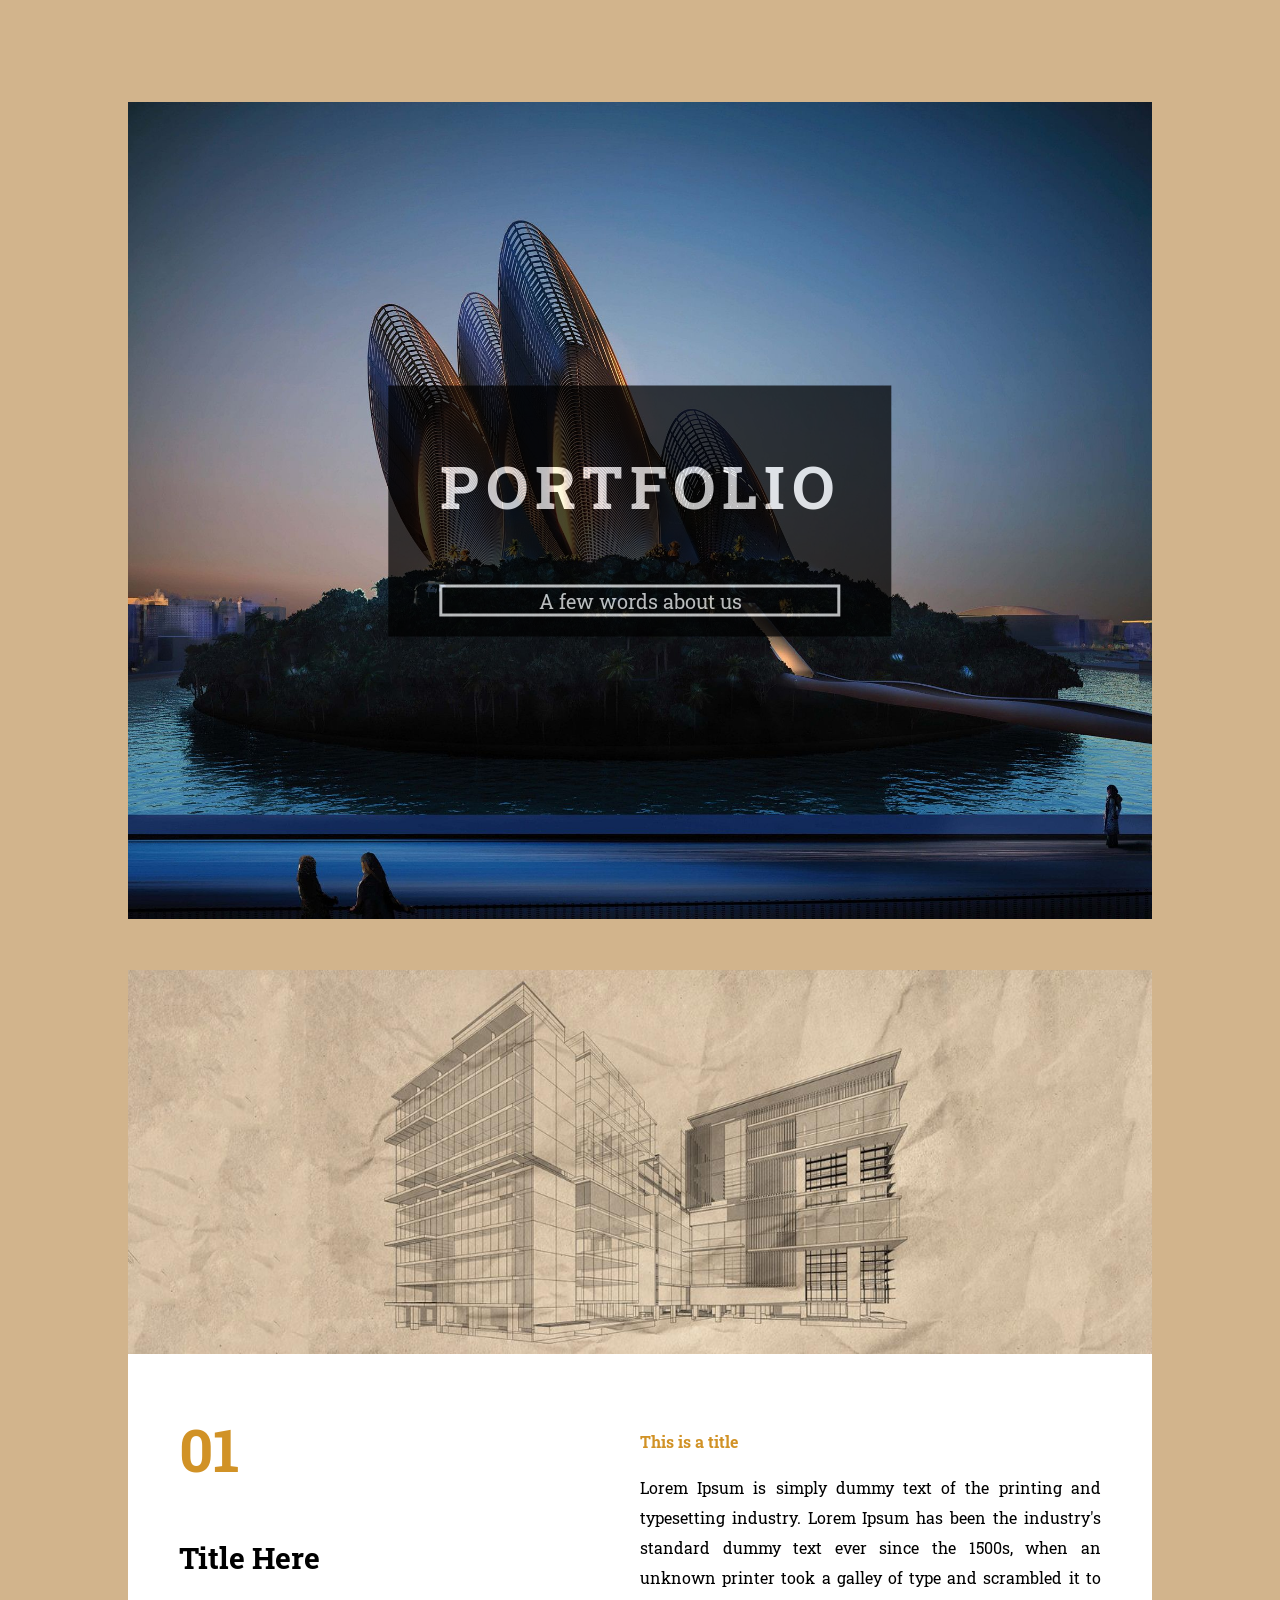
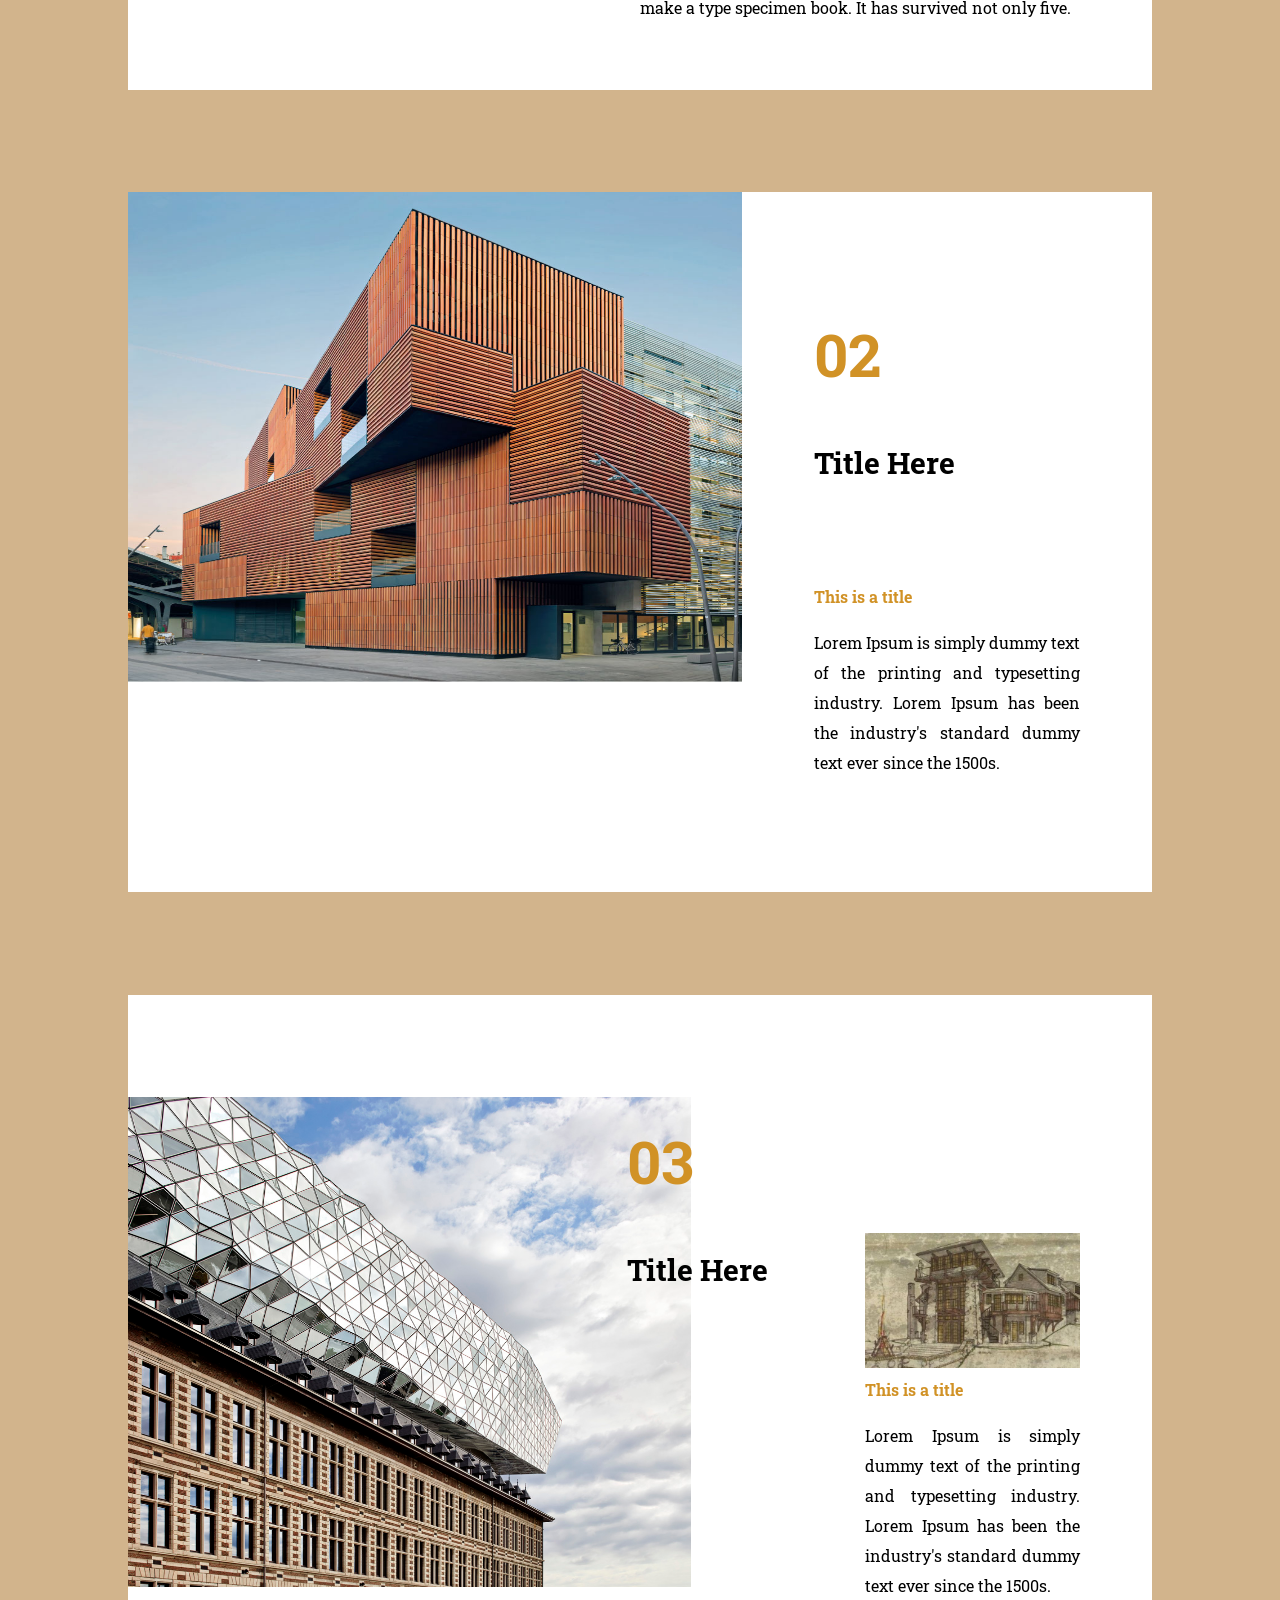
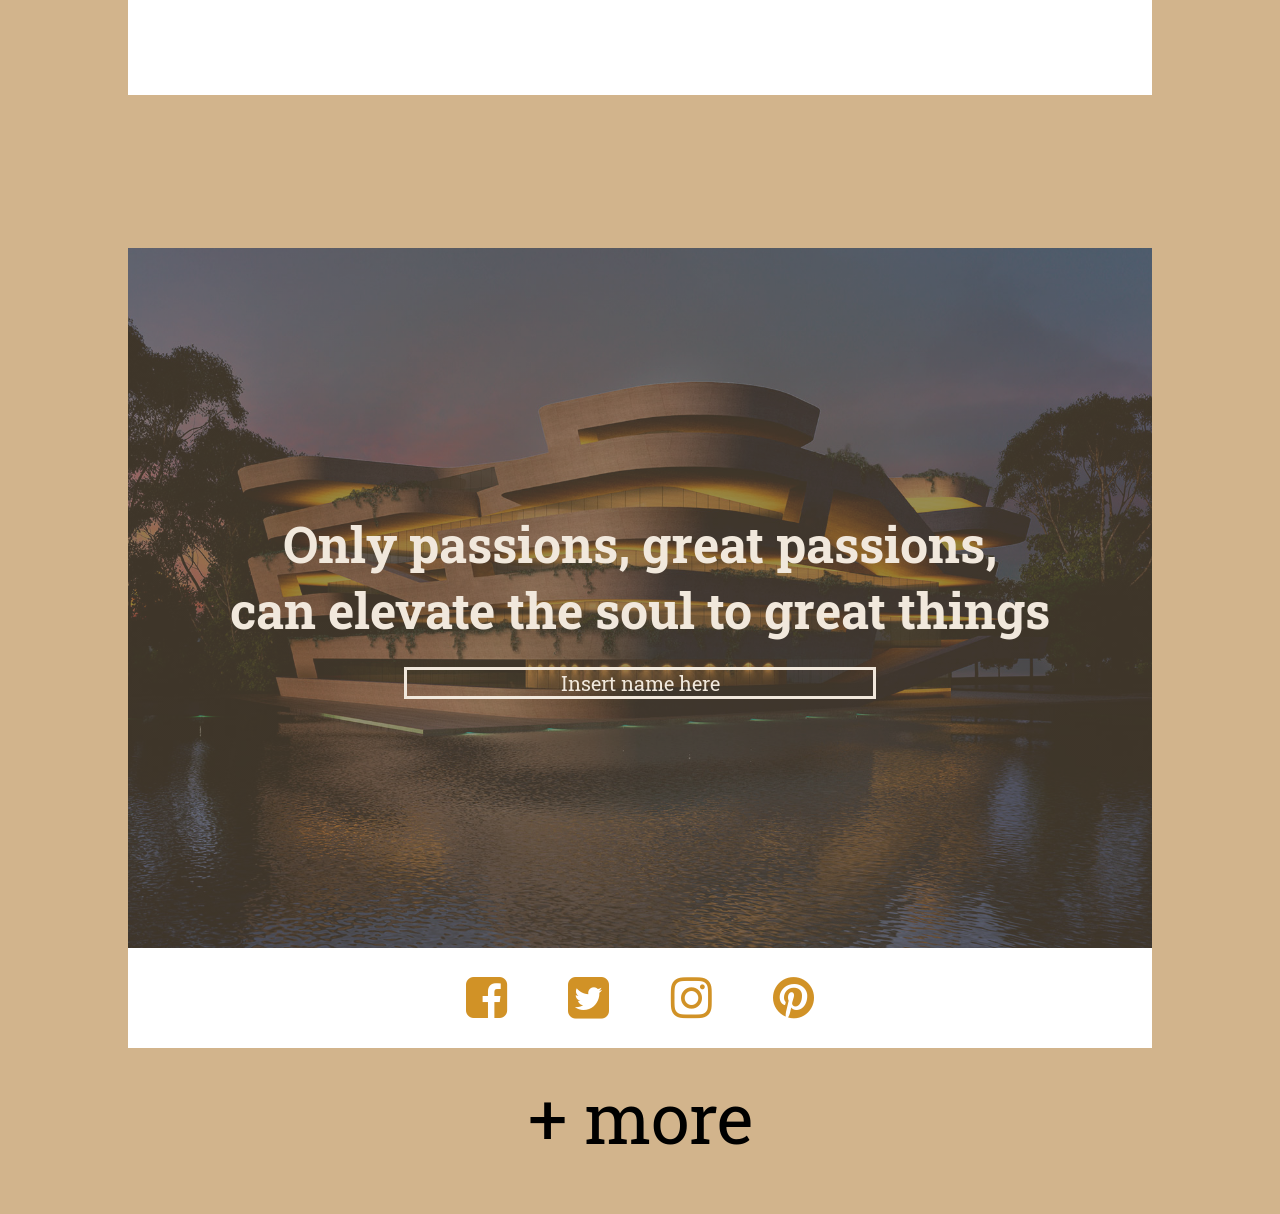
<file: index.html>
<!DOCTYPE html>
<html>
	<head>
		<link rel="stylesheet" href="./dist/build.css">
		<link href="https://fonts.googleapis.com/css?family=Roboto+Slab&display=swap" rel="stylesheet">
		<link rel="stylesheet" href="https://cdnjs.cloudflare.com/ajax/libs/font-awesome/4.7.0/css/font-awesome.min.css">
		<meta name="viewport" content="width=device-width">
	</head>
	<body>
		<header>
			<title>Practica</title>
		</header>
		<section>
			<section class="portada">
				<img src="./img/portada2.jpg"></img>
				<div class="portada__title">
					<h1>PORTFOLIO</h1>
					<p>A few words about us</p>
				</div>
			</section>
			<section class="genericPage intro">
				<img src="./img/slice1.jpg"></img>
				<div class="intro__content">
					<div class="intro__content__title">
						<h2 class="titleNumber">01</h2>
						<h3 class="subtitleNumber">Title Here</h3>
					</div>
					<div class="intro__content__text">
						<h4 class="titleText">This is a title</h4>
						<p class="paragraphJust">Lorem Ipsum is simply dummy text of the printing and typesetting industry. Lorem Ipsum has been the industry's standard dummy text ever since the 1500s, when an unknown printer took a galley of type and scrambled it to make a type specimen book. It has survived not only five. 
						</p>
					</div>
				</div>
			</section>
			<section class="genericPage arquitec1">
				<img src="./img/interior.jpg"></img>
				<div class="arquitec1__content">
					<div class="arquitec1__content__title">
						<h2 class="titleNumber">02</h2>
						<h3 class="subtitleNumber">Title Here</h3>
					</div>
					<div class="arquitec1__content__text">
						<h4 class="titleText">This is a title</h4>
						<p class="paragraphJust">Lorem Ipsum is simply dummy text of the printing and typesetting industry. Lorem Ipsum has been the industry's standard dummy text ever since the 1500s.
						</p>
					</div>
				</div>
			</section>
			<section class="genericPage arquitec2">
				<img src="./img/slice4g.jpg"></img>
				<div class="arquitec2__title">
					<h2 class="titleNumber">03</h2>
					<h3 class="subtitleNumber">Title Here</h3>
				</div>
				<div class="arquitec2__content">
					<div class="arquitec2__content__text">
						<img src="./img/draw.jfif"></img>
						<h4 class="titleText">This is a title</h4>
						<p class="paragraphJust">Lorem Ipsum is simply dummy text of the printing and typesetting industry. Lorem Ipsum has been the industry's standard dummy text ever since the 1500s.
						</p>
					</div>
				</div>
			</section>
		</section>
		<footer>	
			<div class="footer">
				<div class="footer__image">
					<div class="footer__image__title">
						<h1>Only passions, great passions,<br> can elevate the soul to great things</h1>
						<p class="footer__image__title--subtitle subtitleMain"> Insert name here </p>
					</div>
				</div>
				<div class="footer__icons">
					<a href="http://www.google.es"><i class="fa fa-facebook-square fa-3x" aria-hidden="true"></i></a>
					<a href="http://www.google.es"><i class="fa fa-twitter-square fa-3x" aria-hidden="true"></i></a>
					<a href="http://www.google.es"><i class="fa fa-instagram fa-3x" aria-hidden="true"></i></a>
					<a href="http://www.google.es"><i class="fa fa-pinterest fa-3x" aria-hidden="true"></i></a>
				</div>
			</div>
		</footer>
		<div class="subfooter">
			<span>+ more</span>
		</div>
	</body>
</html>
</file>
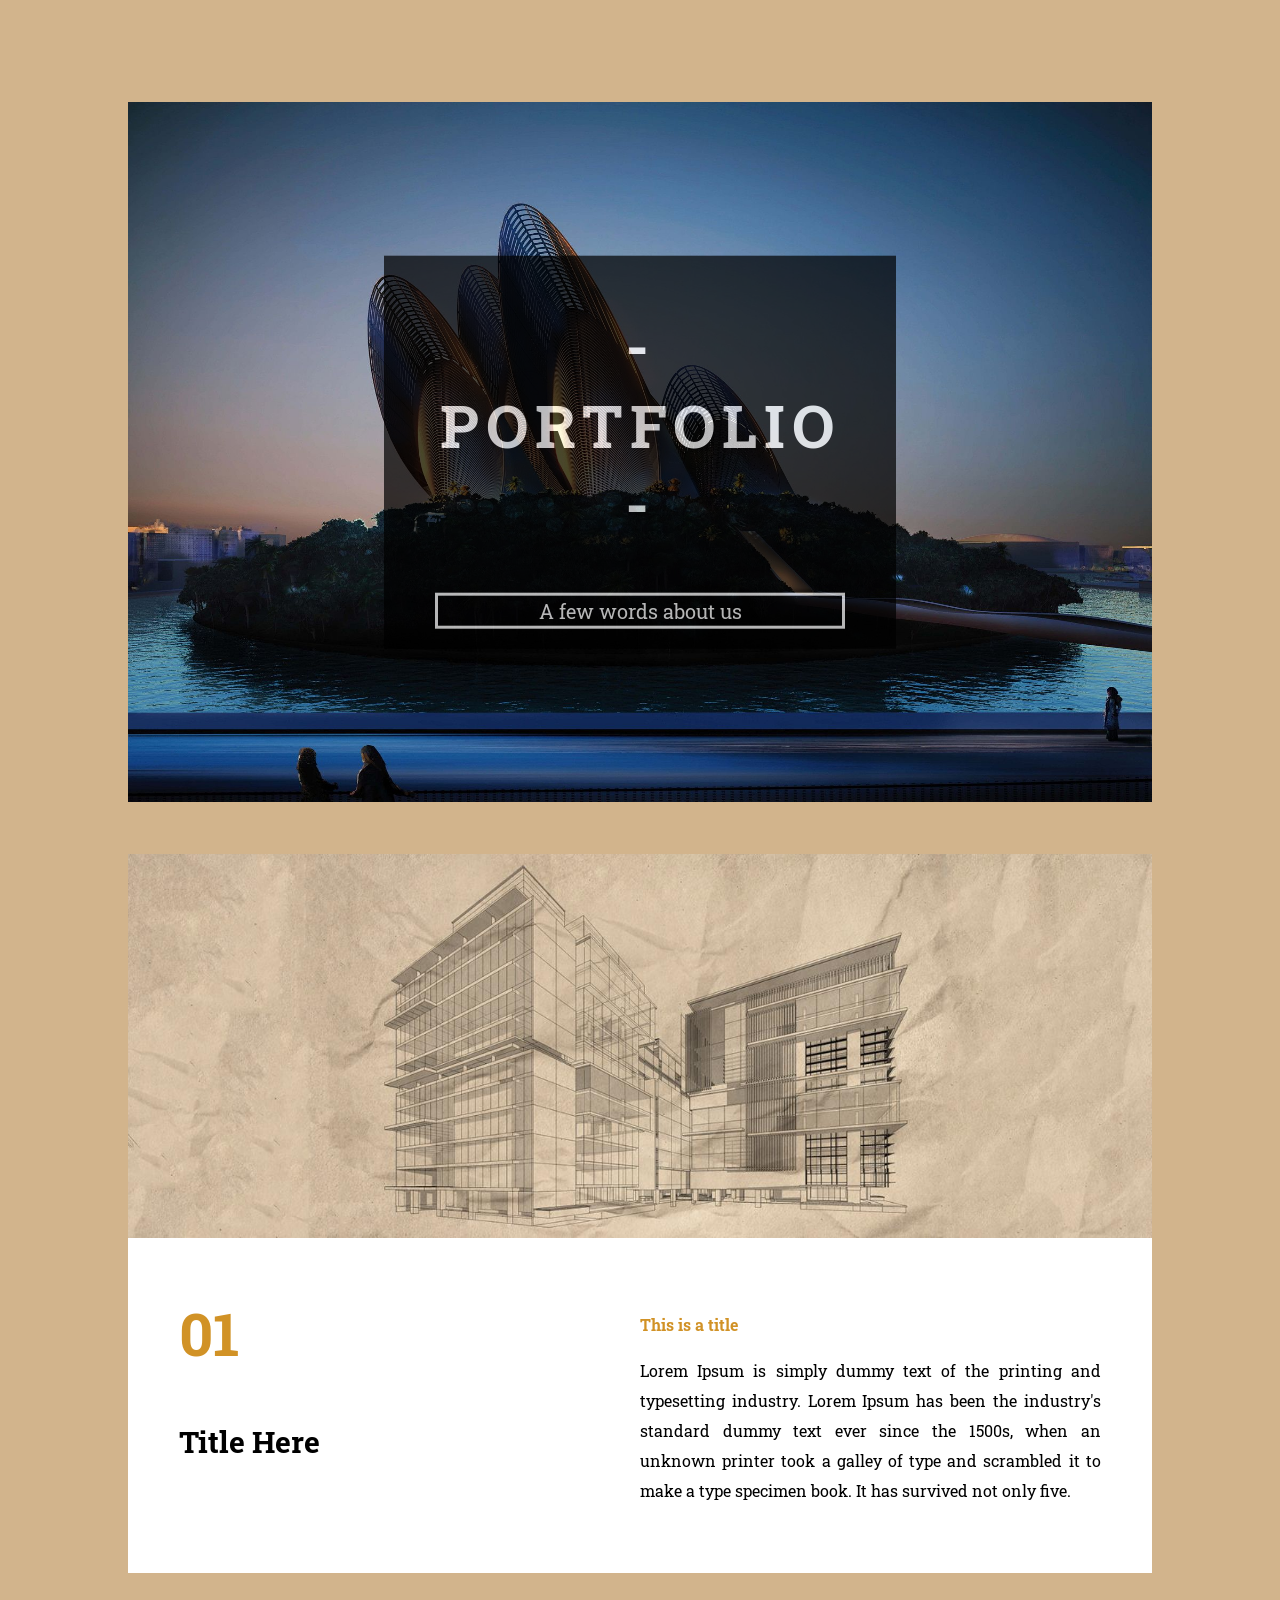
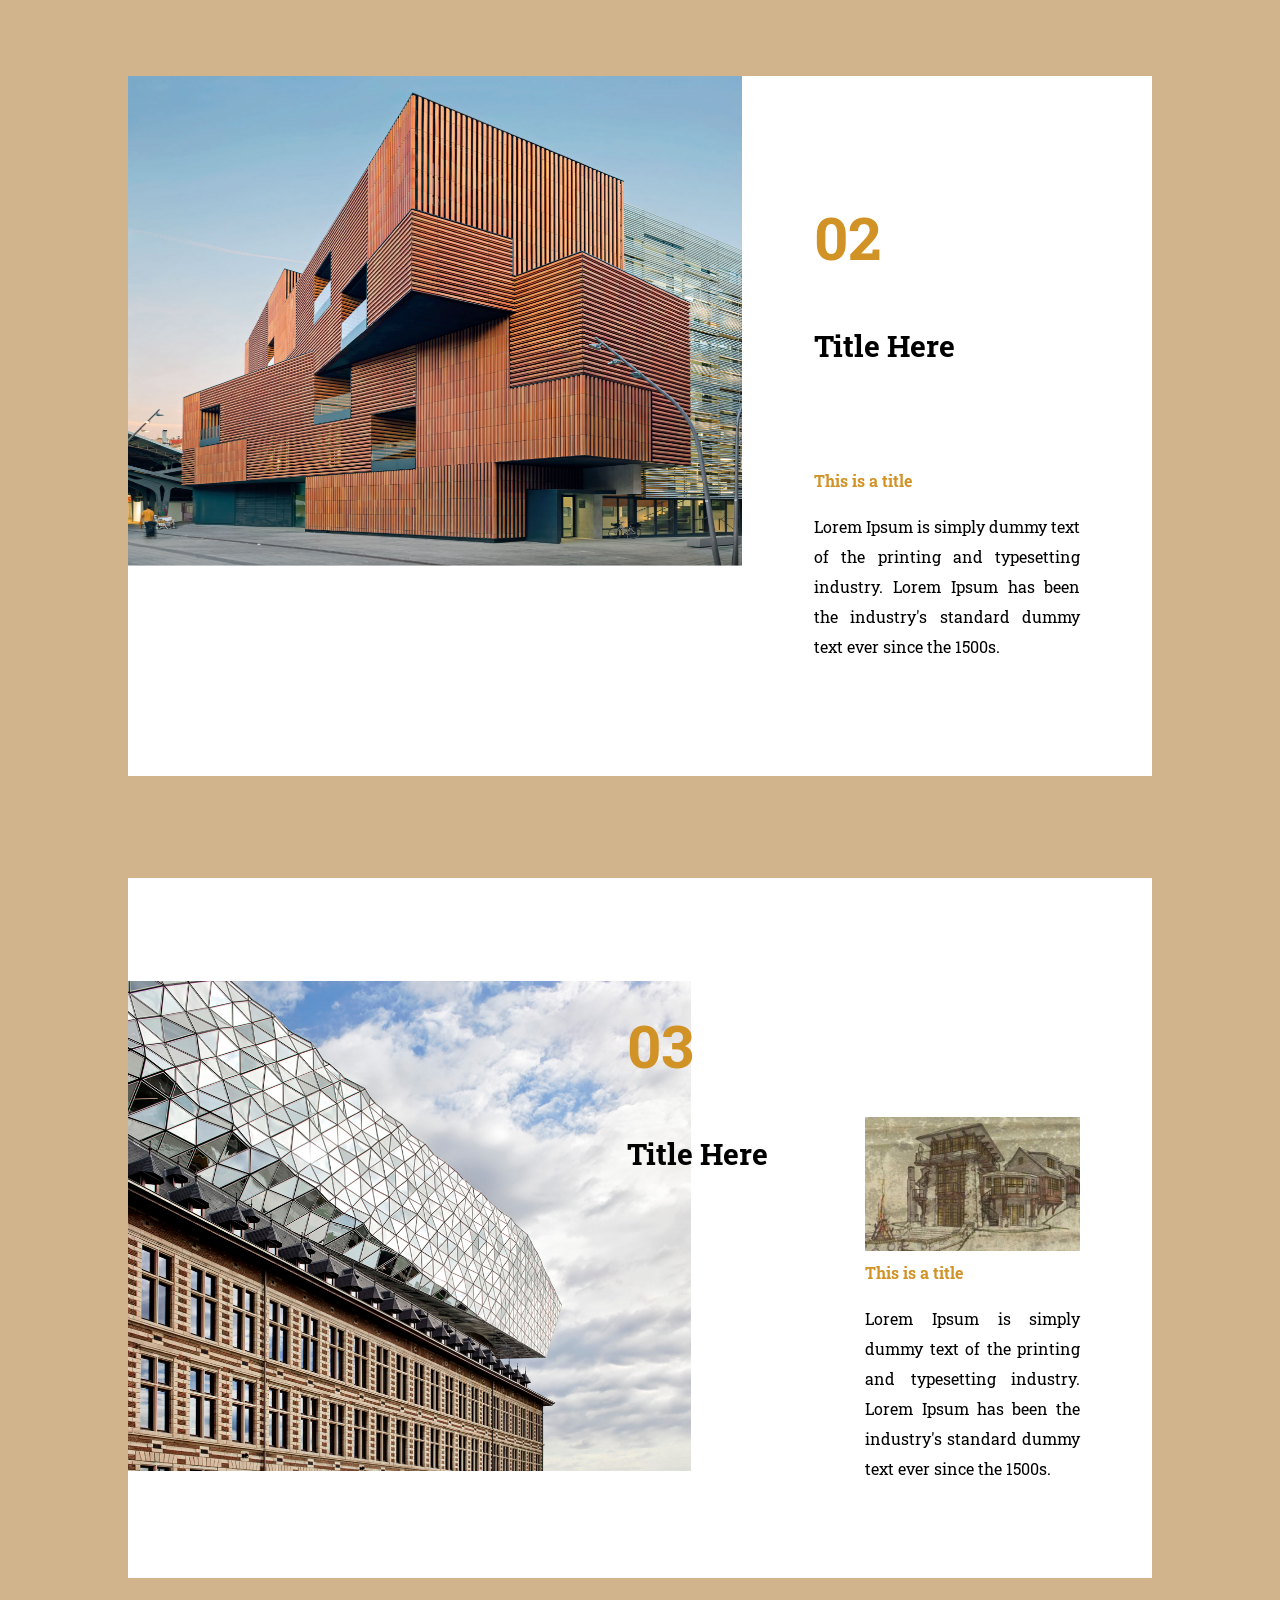
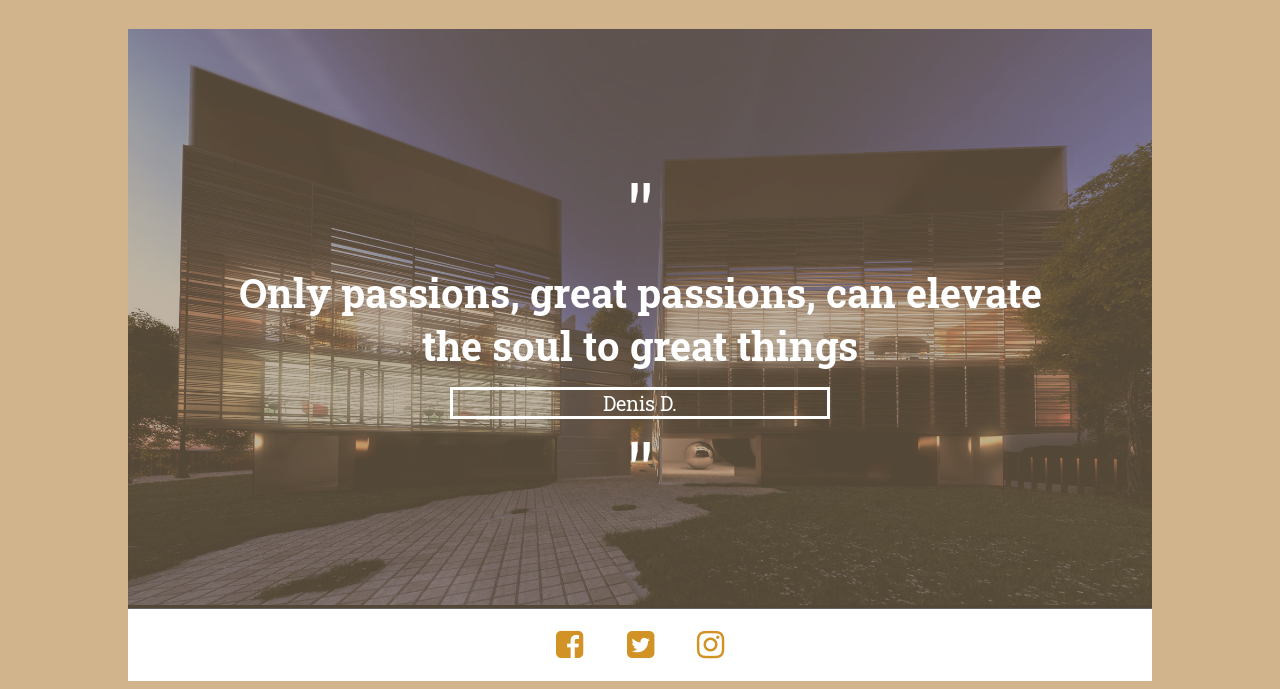
<file: Ejercicios/practica/index.html>
<!DOCTYPE html>
<html>
	<head>
		<link rel="stylesheet" href="styles.css">
		<link href="https://fonts.googleapis.com/css?family=Roboto+Slab&display=swap" rel="stylesheet">
		<link rel="stylesheet" href="https://cdnjs.cloudflare.com/ajax/libs/font-awesome/4.7.0/css/font-awesome.min.css">
	</head>
	<body>
		<header>
			<title>Practica</title>
		</header>
		<section>
			<div class="pag" id="secIndex">
				<img src="./img/portada2.jpg"></img>
				<div id="titIndex">
					<h1> - PORTFOLIO -</h1>
					<p>A few words about us</p>
				</div>
			</div>
			<div class="pag" id="sec2">
				<img src="./img/slice1.jpg"></img>
				<div id="sec2Content">
					<div id="sec2Title">
						<h2>01</h2>
						<h3>Title Here</h3>
					</div>
					<div id="sec2Text">
						<h4>This is a title</h4>
						<p class="contParrafos">Lorem Ipsum is simply dummy text of the printing and typesetting industry. Lorem Ipsum has been the industry's standard dummy text ever since the 1500s, when an unknown printer took a galley of type and scrambled it to make a type specimen book. It has survived not only five. 
						</p>
					</div>
				</div>
			</div>

			<div class="pag" id="sec3">
				<img src="./img/interior.jpg"></img>
				<div id="sec3Content">
					<div id="sec3Title">
						<h2>02</h2>
						<h3>Title Here</h3>
					</div>
					<div id="sec3Text">
						<h4>This is a title</h4>
						<p class="contParrafos">Lorem Ipsum is simply dummy text of the printing and typesetting industry. Lorem Ipsum has been the industry's standard dummy text ever since the 1500s.
						</p>
					</div>
				</div>
			</div>


			<div class="pag" id="sec5">
				<img src="./img/slice4g.jpg"></img>
				<div id="sec5Title">
					<h2>03</h2>
					<h3>Title Here</h3>
				</div>
				<div id="sec5Content">
					<div id="sec5Text">
						<img src="./img/draw.jfif"></img>
						<h4>This is a title</h4>
						<p class="contParrafos">Lorem Ipsum is simply dummy text of the printing and typesetting industry. Lorem Ipsum has been the industry's standard dummy text ever since the 1500s.
						</p>
					</div>
				</div>
			</div>

		</section>
		<footer>	
			<div class="secFooter">
				<div id="imageFotContent">
					<img src="./img/footer.jpg"></img>
				</div>
				<div class="titBottom">
					<span class="bigComillas">"</span>
					<h1>Only passions, great passions, can elevate the soul to great things</h1>
					<span class="subtit">Denis D.</span>
					<br><span class="bigComillas">"</span>
				</div>
				<div id="contentIcons">
					<a href="http://www.google.es"><i class="fa fa-facebook-square fa-2x" aria-hidden="true"></i></a>
					<a href="http://www.google.es"><i class="fa fa-twitter-square fa-2x" aria-hidden="true"></i></a>
					<a href="http://www.google.es"><i class="fa fa-instagram fa-2x" aria-hidden="true"></i></a>
				</div>
			</div>
		</footer>
	</body>

</html>
</file>
<file: dist/build.css>
/*
	**************************** GENERALES **************************
*/
body {
  margin-left: 10%;
  margin-right: 10%;
  font-family: 'Roboto Slab';
  background-color: tan; }

.subtitleMain {
  font-size: 20px;
  border: 3px solid  white;
  padding: 0% 15% 0% 15%; }

.genericPage {
  margin-top: 5%;
  margin-bottom: 5%;
  background-color: white;
  height: 700px; }

.paragraphJust {
  text-align: justify;
  line-height: 30px; }

.titleNumber {
  color: #d19226;
  font-size: 60px; }

.subtitleNumber {
  font-size: 30px; }

.titleText {
  color: #d19226;
  font-size: 16px; }

/*
	**************************** PORTADA ****************************
*/
.portada {
  margin-top: 10%;
  position: relative;
  display: flex;
  justify-content: center;
  align-items: center; }
  .portada__title {
    text-align: center;
    background-color: black;
    padding: 0% 5% 0% 5%;
    opacity: 70%;
    position: absolute;
    z-index: 999;
    transform: translate(-50%, -50%);
    left: 50%;
    top: 50%; }
  .portada__title p {
    text-align: center; }
  .portada h1 {
    color: white;
    font-size: 60px;
    letter-spacing: 7px; }
  .portada p {
    color: white;
    border: 3px solid  white;
    font-size: 20px;
    padding: 0% 2% 0% 2%; }
  .portada img {
    height: 100%;
    width: 100%; }

/*
	**************************** 1 PAGINA ***************************
*/
.intro {
  background-color: white;
  height: auto; }
  .intro img {
    width: 100%;
    width: 100%; }
  .intro__content {
    display: inline-block;
    padding: 5%; }
    .intro__content h2 {
      margin-top: 0px; }
    .intro__content__title {
      display: inline-block;
      width: 30%; }
    .intro__content__text {
      display: inline-block;
      width: 50%;
      float: right; }

/*
	**************************** ARQUITEC1 ***************************
*/
.arquitec1 {
  background-color: white;
  display: inline-block; }
  .arquitec1 img {
    width: 60%;
    height: 70%;
    display: inline-block;
    float: left; }
  .arquitec1__content {
    box-sizing: border-box;
    display: inline-block;
    width: 40%;
    height: 100px;
    padding: 7%; }
    .arquitec1__content__text {
      padding-top: 20%;
      float: right; }
    .arquitec1__content__titleNumber {
      margin-top: 0px; }

/*
	**************************** ARQUITEC2 ***************************
*/
.arquitec2 {
  background-color: white;
  display: inline-block; }
  .arquitec2 img {
    margin-top: 10%;
    width: 55%;
    height: 70%;
    display: inline-block;
    float: left; }
  .arquitec2__title {
    position: absolute;
    margin-left: 39%;
    margin-top: 6%; }
  .arquitec2__content {
    box-sizing: border-box;
    display: inline-block;
    width: 45%;
    margin-top: 10%;
    padding: 7% 7% 0% 17%; }
    .arquitec2__content__text {
      padding-top: 20%;
      float: right;
      text-align: justify; }
    .arquitec2__content__text img {
      width: 100%;
      height: 20%;
      padding-bottom: 5%; }

/*
	**************************** FOOTER ***************************
*/
.footer {
  height: 700px;
  margin-top: 10%;
  margin-bottom: 10%; }
  .footer__image {
    display: flex;
    height: 700px;
    background-image: linear-gradient(to right, rgba(0, 0, 0, 0.5), rgba(0, 0, 0, 0.5)), url(46a42cf93030f0d8aad7962e24ce4454.jpg);
    background-position: center;
    /* Center the image */
    background-size: cover;
    opacity: 0.7; }
    .footer__image__title {
      text-align: center;
      font-size: 25px;
      color: white;
      width: 100%;
      display: flex;
      flex-direction: column;
      align-items: center;
      justify-content: center; }
      .footer__image__title--subtitle {
        margin-top: -10px; }
  .footer__icons {
    display: flex;
    height: 100px;
    background-color: white;
    justify-content: space-around;
    align-items: center;
    padding: 0% 30% 0% 30%; }
    .footer__icons a {
      color: #d19226; }

/*
	ELEMENTOS BAJO EL FOOTER
*/
.subfooter {
  text-align: center;
  font-size: 70px;
  font-style: bold;
  margin: 12% 0% 5% 0%; }

/*
	*****************************************************************
	************************** RESPONSIVE ***************************
	*****************************************************************
*/
/*
	IPHONE 6/7/8 NORMAL
*/
@media only screen and (max-width: 375px) {
  /*
		***** GENERALES *****
	*/
  body {
    background-color: tan;
    margin: 0px; }
  .genericPage {
    height: 10%; }
  .titleNumber {
    margin: 0px; }
  .subtitleNumber {
    margin: 0px; }
  .titleText {
    margin: 10% 0% 0% 0%; }
  /*
		***** PORTADA *****
	*/
  .portada {
    margin-top: 0px; }
    .portada__title {
      margin-top: 30%;
      top: 20%; }
    .portada img {
      height: 100vh;
      width: 100vw;
      object-fit: cover; }
    .portada h1 {
      color: white;
      font-size: 30px;
      letter-spacing: 7px; }
  /*
		***** INTRO *****
	*/
  .intro img {
    height: 200px;
    width: 100vw;
    object-fit: cover; }
  .intro__content {
    display: block;
    height: auto;
    padding: 5%; }
    .intro__content h2 {
      margin-top: 0px; }
    .intro__content__title {
      position: relative;
      display: block;
      margin-left: 0%;
      margin-top: 0%;
      text-align: center;
      width: 100%;
      height: 20%; }
    .intro__content__text {
      display: block;
      width: 100%;
      float: none; }
  /*
		***** ARQUITEC1 *****
	*/
  .arquitec1 img {
    height: 200px;
    width: 100vw;
    object-fit: cover;
    float: none; }
  .arquitec1__content {
    display: block;
    height: auto;
    padding: 5%;
    width: 100%; }
    .arquitec1__content h2 {
      margin-top: 0px; }
    .arquitec1__content__title {
      display: block;
      text-align: center;
      width: 100%;
      height: auto; }
    .arquitec1__content__text {
      display: block;
      width: 100%;
      padding-top: 0%;
      float: none; }
  /*
		***** ARQUITEC2 *****
	*/
  .arquitec2 img {
    margin-top: 0%;
    height: 200px;
    width: 100vw;
    object-fit: cover;
    float: none; }
  .arquitec2__title {
    position: relative;
    text-align: center;
    padding-top: 5%;
    margin-left: 0px;
    margin-top: 0px; }
  .arquitec2__content {
    padding: 0% 5% 5% 5%;
    width: 100%;
    margin-top: 0px; }
    .arquitec2__content__text {
      padding-top: 0%; }
    .arquitec2__content__text img {
      margin-left: 25%;
      margin-top: 5%;
      width: 50%;
      height: 20%; }
  /*
		***** FOOTER *****
	*/
  .footer__image {
    height: 100vh; }
    .footer__image__title {
      font-size: 12px; }
  .footer__icons {
    padding: 0% 10% 0% 10%; }
  /*
		***** ELEMENTOS BAJO FOOTER ****
	*/
  .subfooter {
    padding-top: 10%;
    font-size: 40px; } }


/*# sourceMappingURL=build.css.map*/
</file>
<file: Ejercicios/practica/styles.css>
body{
	background-color: tan;
	margin-left: 10%;
	margin-right: 10%;
	font-family: 'Roboto Slab';
}

/*
	GENERALES

*/

.pag{
	margin-top: 5%;
	margin-bottom: 5%;
	background-color: white;
	height: 700px;
}

p{
	text-align: justify;
	line-height : 30px;
}

h2{
	color: #d19226;
	font-size: 60px;
}
h3{
	font-size: 30px;
}

h4{
	color: #d19226;
	font-size: 16px;
}

/*
	PORTADA
*/

#secIndex{
	margin-top: 10%;
	position:relative;
}

#titIndex{
	position: absolute;
	z-index: 999;
	text-align: center; 
	background-color: black;      
	padding: 0% 5% 0% 5%;
	opacity: 70%;
	transform: translate(-50%, -50%);
	left:50%;
	top: 50%;
}


#secIndex h1{
	color: white;
	font-size: 60px;
	letter-spacing: 7px;
}

#secIndex p{
	color: white;
	border: 3px solid  white;
	font-size: 20px;
	padding: 0% 2% 0% 2%;
}

#secIndex img{
	height: 100%;
	width: 100%;
}

/*
	PRIMERA PAGINA
*/

#sec2{
	background-color: white;
	height: auto;
}

#sec2 img{
	width: 100%;
	max-width:100%; 

}

#sec2Content{
	display:inline-block;
	padding: 5%;
}

#sec2Content h2{
	margin-top:0px;
}

#sec2Title{
	display:inline-block;
	width: 30%;
}

#sec2Text{
	display:inline-block;
	width: 50%;
	float:right;
}

#titIndex p{
	text-align: center;
}

/*
	SEGUNDA PAGINA
*/

#sec3{
	background-color: white;
	display:inline-block;
	height: ; 
	width: ;
}

#sec3 img{
	width: 60%;	
	height: 70%;
	display:inline-block;
	float:left;
}

#sec3Content{
	box-sizing: border-box;
	display:inline-block;
	width: 40%;
	padding: 7%;
}

#sec3Text{
	padding-top: 20%;
	float:right;
}

/*
	TERCERA PAGINA
*/

#sec5{
	background-color: white;
	display:inline-block;
}

#sec5 img{
	margin-top: 10%;
	width: 55%;	
	height: 70%;
	display:inline-block;
	float:left;
}

#sec5Content{
	box-sizing: border-box;
	display:inline-block;
	width: 45%;
	margin-top: 10%;
	padding: 7% 7% 0% 17%;
}

#sec5Text{
	padding-top: 20%;
	float:right;
	text-align: justify;
}


#sec5Title{
	position: absolute;
	margin-left: 39%;
	margin-top: 6%;
}

#sec5Text img{
	width: 100%;
	height: 20%;
	padding-bottom: 5%;
}

/*
	FOOTER
*/
.secFooter{
	position: relative;
    display: inline-block;
    text-align: center;
}

.secFooter h1{
	margin: 0px;
	font-size: 40px;
	margin-bottom: 1%;
}

.secFooter .titBottom {
	text-align: center;
	color:red;
	color: white;
	font-size: 30px;

	position: absolute;
    z-index: 999;
    margin: 0 auto;
    left: 0;
    right: 0;        
    
    top: 20%;

    padding-left: 10%;
    padding-right: 10%;
}

.bigComillas{
	font-size: 80px;
}

.secFooter .subtit{
	border: 3px solid  white;
	font-size: 20px;
	padding-left: 150px;
	padding-right: 150px;
}

.secFooter img{
	height: 100%;
	width: 100%;
  	opacity: 0.7;
  	filter: alpha(opacity=10)
}

#contentIcons{
	margin-top: -1px;
	padding: 2%;
	background-color: white;
}

#contentIcons a{
	padding: 2%;
	color:#d19226;
}


#imageFotContent{
	background-color: black;
	opacity: 60%;
}
</file>
